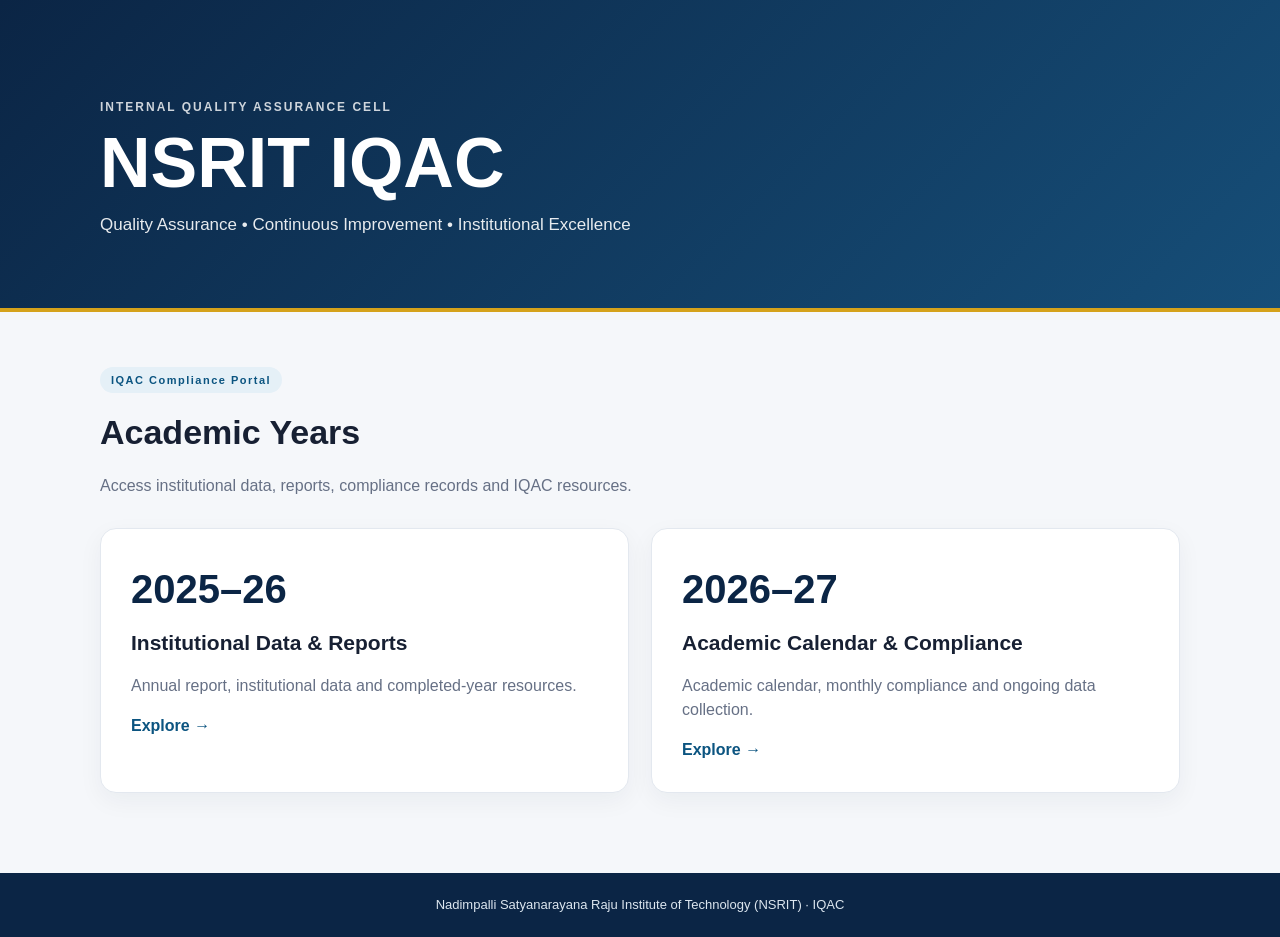
<file: index.html>
<!DOCTYPE html>
<html lang="en">
<head>
    <meta charset="UTF-8">
    <meta name="viewport" content="width=device-width, initial-scale=1">
    <title>NSRIT | IQAC</title>

    <link rel="stylesheet" href="style.css">
</head>

<body>

    <header>
        <div class="wrap">
            <p>INTERNAL QUALITY ASSURANCE CELL</p>

            <h1>NSRIT IQAC</h1>

            <span>
                Quality Assurance • Continuous Improvement • Institutional Excellence
            </span>
        </div>
    </header>

    <main class="wrap">

        <section>
            <b>IQAC Compliance Portal</b>

            <h2>Academic Years</h2>

            <p>
                Access institutional data, reports, compliance records
                and IQAC resources.
            </p>
        </section>

        <div class="grid">

            <a href="2025-26.html">
                <strong>2025–26</strong>

                <h3>Institutional Data &amp; Reports</h3>

                <p>
                    Annual report, institutional data and
                    completed-year resources.
                </p>

                <em>Explore →</em>
            </a>

            <a href="2026-27.html">
                <strong>2026–27</strong>

                <h3>Academic Calendar &amp; Compliance</h3>

                <p>
                    Academic calendar, monthly compliance and
                    ongoing data collection.
                </p>

                <em>Explore →</em>
            </a>

        </div>

    </main>

    <footer>
        Nadimpalli Satyanarayana Raju Institute of Technology (NSRIT) · IQAC
    </footer>

</body>
</html>
</file>
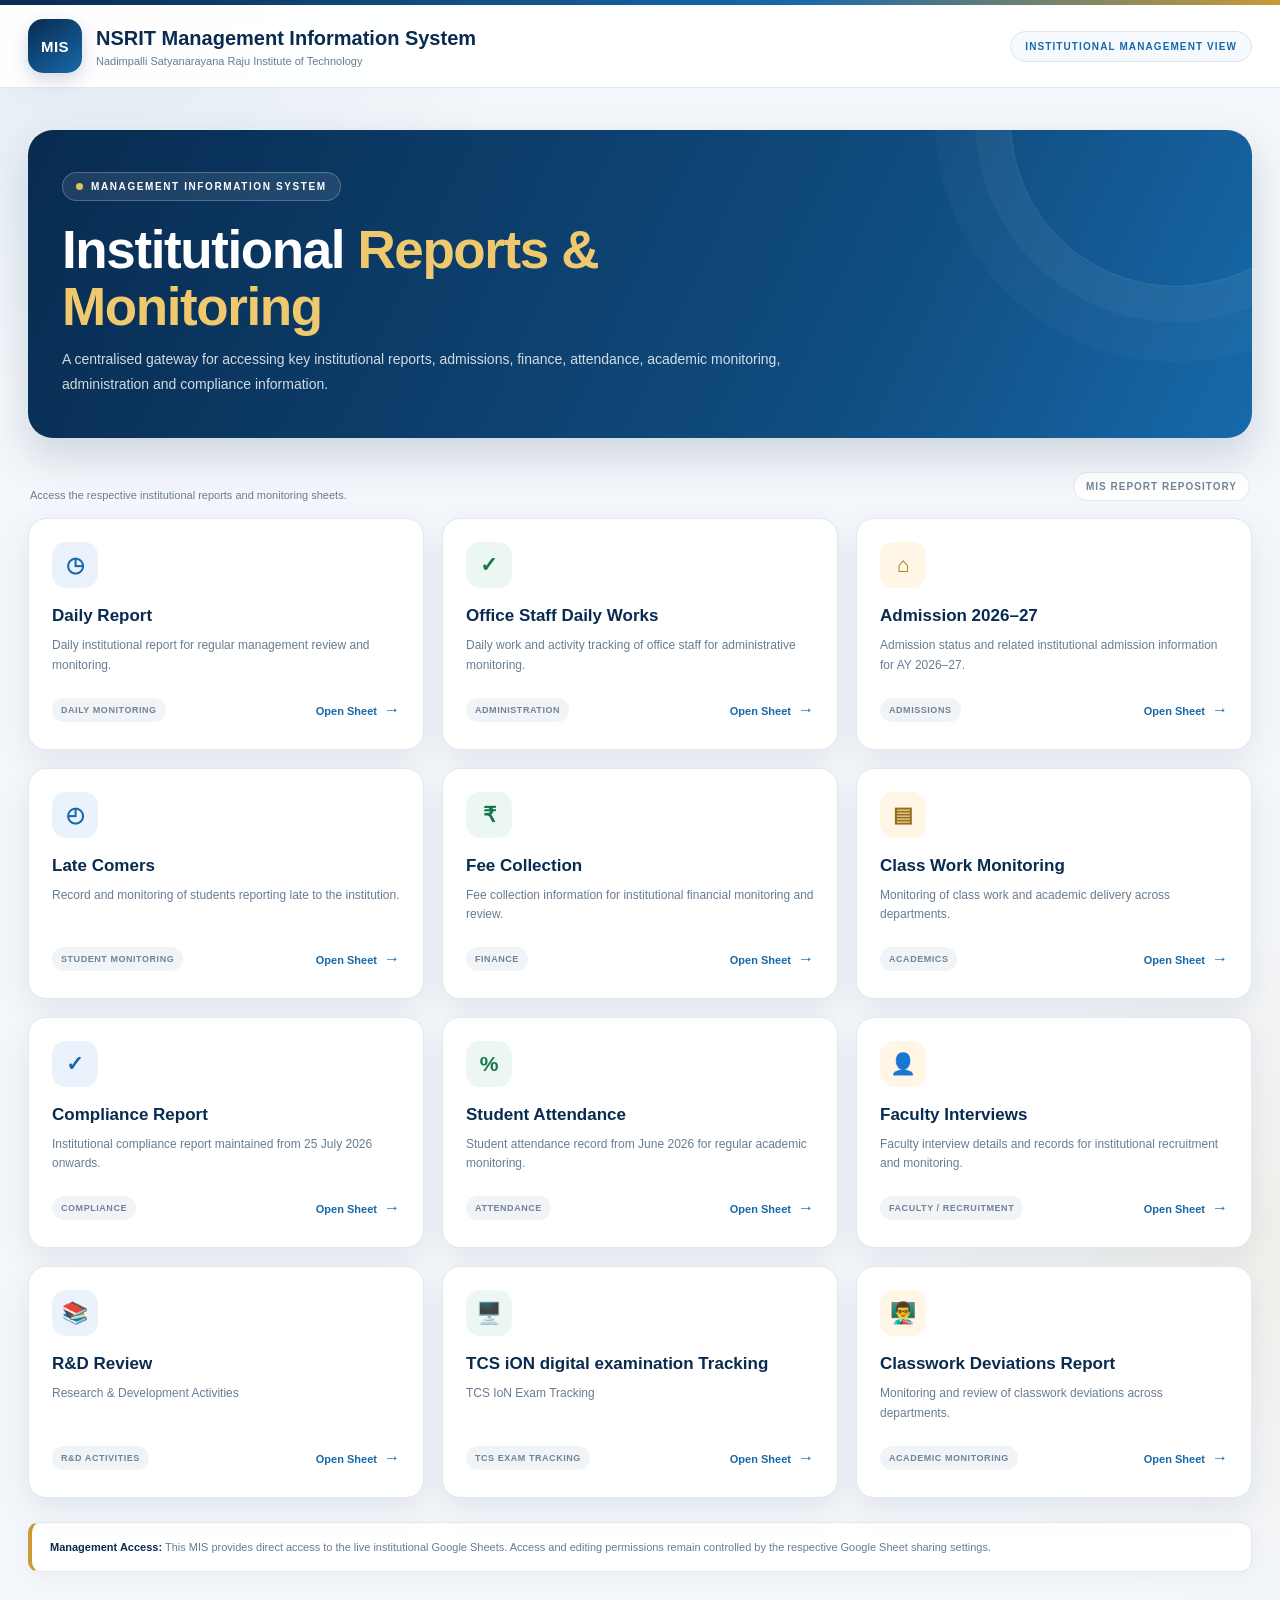
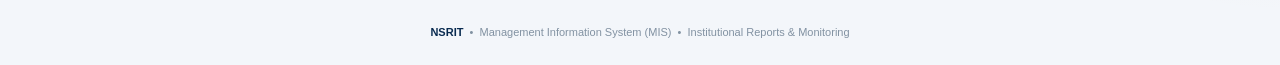
<file: principal/index.html>
<!DOCTYPE html>
<html lang="en">
<head>
<meta charset="UTF-8">
<meta name="viewport" content="width=device-width, initial-scale=1.0">
<meta name="theme-color" content="#092b50">
<title>NSRIT | Management Information System (MIS)</title>
<style>
:root{
  --navy:#092b50;--navy2:#123e69;--blue:#1769aa;--gold:#c99a35;
  --ink:#18324d;--muted:#687d91;--bg:#f3f6fa;--line:#e1e8f0;
  --white:#fff;--shadow:0 12px 32px rgba(9,43,80,.07);
}
*{box-sizing:border-box}
html{scroll-behavior:smooth}
body{
  margin:0;font-family:"Segoe UI",Arial,sans-serif;color:var(--ink);
  background:
    radial-gradient(circle at 8% 0%,rgba(23,105,170,.08),transparent 25rem),
    radial-gradient(circle at 100% 75%,rgba(201,154,53,.08),transparent 23rem),
    var(--bg);
}
.topline{height:5px;background:linear-gradient(90deg,var(--navy),var(--blue) 62%,var(--gold))}
header{
  position:sticky;top:0;z-index:20;background:rgba(255,255,255,.94);
  backdrop-filter:blur(12px);border-bottom:1px solid var(--line);
}
.header-inner{
  max-width:1320px;margin:auto;padding:14px 28px;display:flex;
  justify-content:space-between;align-items:center;gap:20px;
}
.brand{display:flex;align-items:center;gap:14px;min-width:0}
.logo{
  width:54px;height:54px;flex:0 0 54px;border-radius:15px;
  background:linear-gradient(145deg,var(--navy),var(--blue));color:#fff;
  display:grid;place-items:center;font-size:15px;font-weight:900;
  letter-spacing:.4px;box-shadow:0 7px 18px rgba(9,43,80,.18);
}
.brand h1{font-size:20px;line-height:1.2;color:var(--navy);margin:0;font-weight:800}
.brand p{font-size:11px;color:var(--muted);margin:5px 0 0}
.header-tag{
  border:1px solid #d9e5f0;background:#f6faff;color:var(--blue);
  padding:9px 14px;border-radius:30px;font-size:10px;font-weight:800;
  letter-spacing:1.1px;white-space:nowrap;
}
main{max-width:1320px;margin:auto;padding:42px 28px 54px}
.hero{
  position:relative;overflow:hidden;border-radius:25px;padding:42px 34px;
  background:linear-gradient(115deg,#082b50 0%,#104d80 68%,#1769aa 100%);
  color:#fff;box-shadow:0 18px 40px rgba(9,43,80,.16);margin-bottom:34px;
}
.hero:after{
  content:"";position:absolute;width:330px;height:330px;border-radius:50%;
  border:1px solid rgba(255,255,255,.13);right:-90px;top:-175px;
  box-shadow:0 0 0 35px rgba(255,255,255,.035),0 0 0 75px rgba(255,255,255,.025);
}
.hero-content{position:relative;z-index:1;max-width:800px}
.kicker{
  display:inline-flex;align-items:center;gap:8px;padding:8px 13px;
  border:1px solid rgba(255,255,255,.23);background:rgba(255,255,255,.09);
  border-radius:30px;font-size:10px;font-weight:800;letter-spacing:1.6px;
}
.kicker-dot{width:7px;height:7px;border-radius:50%;background:#e7bd61}
.hero h2{font-size:clamp(34px,5vw,53px);line-height:1.08;letter-spacing:-1.4px;margin:20px 0 12px}
.hero h2 span{color:#f0c96e}
.hero p{max-width:720px;color:rgba(255,255,255,.82);font-size:14px;line-height:1.75;margin:0}
.section-head{
  display:flex;justify-content:space-between;align-items:end;gap:18px;
  margin:0 2px 17px;
}
.section-head h2{font-size:19px;color:var(--navy);margin:0}
.section-head p{font-size:11px;color:var(--muted);margin:5px 0 0}
.section-label{
  font-size:10px;font-weight:800;letter-spacing:1px;text-transform:uppercase;
  color:#72869a;background:#fff;border:1px solid var(--line);
  border-radius:20px;padding:8px 12px;white-space:nowrap;
}
.grid{display:grid;grid-template-columns:repeat(3,minmax(0,1fr));gap:18px}
.card{
  position:relative;overflow:hidden;display:flex;flex-direction:column;
  min-height:225px;padding:23px;background:var(--white);
  border:1px solid var(--line);border-radius:18px;box-shadow:var(--shadow);
  transition:transform .22s ease,box-shadow .22s ease,border-color .22s ease;
}
.card:before{
  content:"";position:absolute;left:0;top:0;width:100%;height:3px;
  background:linear-gradient(90deg,var(--blue),#77a9d4);opacity:0;transition:opacity .22s;
}
.card:hover{transform:translateY(-4px);box-shadow:0 18px 38px rgba(9,43,80,.12);border-color:#c8d8e8}
.card:hover:before{opacity:1}
.icon{
  width:46px;height:46px;border-radius:14px;background:#eaf3fb;color:var(--blue);
  display:grid;place-items:center;font-size:21px;font-weight:700;margin-bottom:17px;
}
.card:nth-child(3n + 2) .icon{background:#edf7f1;color:#167451}
.card:nth-child(3n) .icon{background:#fff6e5;color:#9a6d14}
.card h3{margin:0;color:var(--navy);font-size:17px;line-height:1.35}
.card p{color:var(--muted);font-size:12px;line-height:1.6;margin:8px 0 0}
.bottom{
  margin-top:auto;padding-top:19px;display:flex;justify-content:space-between;
  align-items:center;gap:10px
}
.bottom span{
  font-size:9px;font-weight:800;letter-spacing:.55px;text-transform:uppercase;
  color:#718397;background:#f1f4f7;padding:7px 9px;border-radius:20px
}
.bottom a{
  color:var(--blue);font-size:11px;font-weight:800;text-decoration:none;
  white-space:nowrap;padding:7px 0
}
.bottom a:hover{text-decoration:underline}
.bottom b{font-size:16px;margin-left:4px}
.note{
  margin-top:24px;background:#fff;border:1px solid var(--line);
  border-left:4px solid var(--gold);padding:15px 18px;border-radius:11px;
  color:var(--muted);font-size:11px;line-height:1.65;box-shadow:0 5px 18px rgba(9,43,80,.035)
}
.note strong{color:var(--navy)}
footer{text-align:center;color:#8292a2;font-size:11px;padding:0 20px 27px}
footer strong{color:var(--navy)}
@media(max-width:980px){.grid{grid-template-columns:repeat(2,minmax(0,1fr))}}
@media(max-width:650px){
  .header-inner{padding:12px 16px}.header-tag{display:none}
  .logo{width:47px;height:47px;flex-basis:47px}
  .brand h1{font-size:16px}.brand p{font-size:10px}
  main{padding:25px 15px 38px}.hero{padding:31px 23px;border-radius:19px}
  .hero h2{font-size:37px}.hero p{font-size:13px}
  .grid{grid-template-columns:1fr;gap:14px}
  .section-head{display:block}.section-label{display:inline-block;margin-top:10px}
}
</style>
</head>
<body>
<div class="topline"></div>
<header>
  <div class="header-inner">
    <div class="brand">
      <div class="logo">MIS</div>
      <div>
        <h1>NSRIT Management Information System</h1>
        <p>Nadimpalli Satyanarayana Raju Institute of Technology</p>
      </div>
    </div>
    <div class="header-tag">INSTITUTIONAL MANAGEMENT VIEW</div>
  </div>
</header>

<main>
  <section class="hero">
    <div class="hero-content">
      <div class="kicker"><span class="kicker-dot"></span> MANAGEMENT INFORMATION SYSTEM</div>
      <h2>Institutional <span>Reports &amp; Monitoring</span></h2>
      <p>A centralised gateway for accessing key institutional reports, admissions, finance, attendance, academic monitoring, administration and compliance information.</p>
    </div>
  </section>

  <div class="section-head">
    <div>
        <p>Access the respective institutional reports and monitoring sheets.</p>
    </div>
    <div class="section-label">MIS Report Repository</div>
  </div>

  <section class="grid">
    <!-- DAILY REPORT -->
    <article class="card">
      <div class="icon">◷</div>
      <h3>Daily Report</h3>
      <p>Daily institutional report for regular management review and monitoring.</p>
      <div class="bottom">
        <span>Daily Monitoring</span>
        <a href="https://docs.google.com/spreadsheets/d/1hysVPvgcgHMFEgbvJTgI9OTONYzofVG_ngAxwd9G_eo/edit?usp=drivesdk" target="_blank" rel="noopener">Open Sheet <b>→</b></a>
      </div>
    </article>

    <!-- OFFICE STAFF -->
    <article class="card">
      <div class="icon">✓</div>
      <h3>Office Staff Daily Works</h3>
      <p>Daily work and activity tracking of office staff for administrative monitoring.</p>
      <div class="bottom">
        <span>Administration</span>
        <a href="https://docs.google.com/spreadsheets/d/1hI9vvniABvU9dYvG0xEqa46_Srna6k0dbnzyzJHA6u8/edit?usp=drivesdk" target="_blank" rel="noopener">Open Sheet <b>→</b></a>
      </div>
    </article>

    <!-- ADMISSION -->
    <article class="card">
      <div class="icon">⌂</div>
      <h3>Admission 2026–27</h3>
      <p>Admission status and related institutional admission information for AY 2026–27.</p>
      <div class="bottom">
        <span>Admissions</span>
        <a href="https://docs.google.com/spreadsheets/d/14sssJp4VxLHk477npMmcAMH7I8DKVJE_xBb9J9hfq54/edit?usp=sharing_eil&amp;ts=6a438046" target="_blank" rel="noopener">Open Sheet <b>→</b></a>
      </div>
    </article>

    <!-- LATE COMERS -->
    <article class="card">
      <div class="icon">◴</div>
      <h3>Late Comers</h3>
      <p>Record and monitoring of students reporting late to the institution.</p>
      <div class="bottom">
        <span>Student Monitoring</span>
        <a href="https://docs.google.com/spreadsheets/d/1dSHVKAfCXMZjbISIEUWJockvFDra_y__h-XftM9Wm9Y/edit?usp=sharing_eil&amp;ts=6a438046" target="_blank" rel="noopener">Open Sheet <b>→</b></a>
      </div>
    </article>

    <!-- FEE COLLECTION -->
    <article class="card">
      <div class="icon">₹</div>
      <h3>Fee Collection</h3>
      <p>Fee collection information for institutional financial monitoring and review.</p>
      <div class="bottom">
        <span>Finance</span>
        <a href="https://docs.google.com/spreadsheets/d/1pJKF_vjdLo98sIhMykra-J0yvVQ53Qlrgyf94KALUxc/edit?usp=sharing_eil&amp;ts=6a4490f5" target="_blank" rel="noopener">Open Sheet <b>→</b></a>
      </div>
    </article>

    <!-- CLASS WORK -->
    <article class="card">
      <div class="icon">▤</div>
      <h3>Class Work Monitoring</h3>
      <p>Monitoring of class work and academic delivery across departments.</p>
      <div class="bottom">
        <span>Academics</span>
        <a href="https://docs.google.com/spreadsheets/d/1PYgFIhh7124BuMCIJixBt6ZH7RRo9TApDRE_Ky6kJFo/edit?usp=sharing_eip&amp;ts=6a9bf29b" target="_blank" rel="noopener">Open Sheet <b>→</b></a>
      </div>
    </article>

    <!-- COMPLIANCE -->
    <article class="card">
      <div class="icon">✓</div>
      <h3>Compliance Report</h3>
      <p>Institutional compliance report maintained from 25 July 2026 onwards.</p>
      <div class="bottom">
        <span>Compliance</span>
        <a href="https://docs.google.com/spreadsheets/d/1qAift9Msw17x65jx3rB2Ah7uNRNmMydVo2HNyy_tAWU/edit?usp=sharing_eip&amp;ts=6aaa160d" target="_blank" rel="noopener">Open Sheet <b>→</b></a>
      </div>
    </article>

    <!-- STUDENT ATTENDANCE -->
    <article class="card">
      <div class="icon">%</div>
      <h3>Student Attendance</h3>
      <p>Student attendance record from June 2026 for regular academic monitoring.</p>
      <div class="bottom">
        <span>Attendance</span>
        <a href="https://docs.google.com/spreadsheets/d/1Qn6E22NeM6c78U82xip3oUsq93jkP0uzLYScJSJUWlQ/edit?usp=sharing_eip&amp;ts=6aaa57c2" target="_blank" rel="noopener">Open Sheet <b>→</b></a>
      </div>
    </article>

    <!-- FACULTY INTERVIEWS -->
    <article class="card">
      <div class="icon">👤</div>
      <h3>Faculty Interviews</h3>
      <p>Faculty interview details and records for institutional recruitment and monitoring.</p>
      <div class="bottom">
        <span>Faculty / Recruitment</span>
        <a href="https://docs.google.com/spreadsheets/d/1r6cVKXXl0UH228y2E2kxcTWc9d5wIURtJkUi7H9aT8Y/edit?usp=sharing" target="_blank" rel="noopener">Open Sheet <b>→</b></a>
      </div>
    </article>

    <!-- RESEARCH AND DEVELOPMENT -->
    <article class="card">
      <div class="icon">📚</div>
      <h3>R&amp;D Review</h3>
      <p>Research &amp; Development Activities</p>
      <div class="bottom">
        <span>R&amp;D Activities</span>
        <a href="https://docs.google.com/spreadsheets/d/1uwkLV5-5FkZ-TjNlQTzlykreWkb0EvJI/edit?usp=drive_link&amp;ouid=112289801348648627436&amp;rtpof=true&amp;sd=true" target="_blank" rel="noopener">Open Sheet <b>→</b></a>
      </div>
    </article>

    <!-- TCS ION EXAM TRACKING -->
    <article class="card">
      <div class="icon">🖥️</div>
      <h3>TCS iON digital examination Tracking</h3>
      <p>TCS IoN Exam Tracking</p>
      <div class="bottom">
        <span>TCS Exam Tracking</span>
        <a href="https://docs.google.com/spreadsheets/d/1b2A6cbBb8u1GBHn8u1kF2xzPwM-KUrqVRRliCkagVwM/edit?usp=drivesdk" target="_blank" rel="noopener">Open Sheet <b>→</b></a>
      </div>
    </article>

    <!-- CLASSWORK DEVIATIONS -->
    <article class="card">
      <div class="icon">👨‍🏫</div>
      <h3>Classwork Deviations Report</h3>
      <p>Monitoring and review of classwork deviations across departments.</p>
      <div class="bottom">
        <span>Academic Monitoring</span>
        <a href="https://docs.google.com/spreadsheets/d/1h4Ajx-QJiQ33v9dBJVJVEP-uSn7RRSlohO2NJGJwkx4/edit?usp=sharing" target="_blank" rel="noopener">Open Sheet <b>→</b></a>
      </div>
    </article>
  </section>

  <div class="note">
    <strong>Management Access:</strong>
    This MIS provides direct access to the live institutional Google Sheets. Access and editing permissions remain controlled by the respective Google Sheet sharing settings.
  </div>
</main>

<footer>
  <strong>NSRIT</strong> &nbsp;•&nbsp; Management Information System (MIS) &nbsp;•&nbsp; Institutional Reports &amp; Monitoring
</footer>
</body>
</html>
</file>
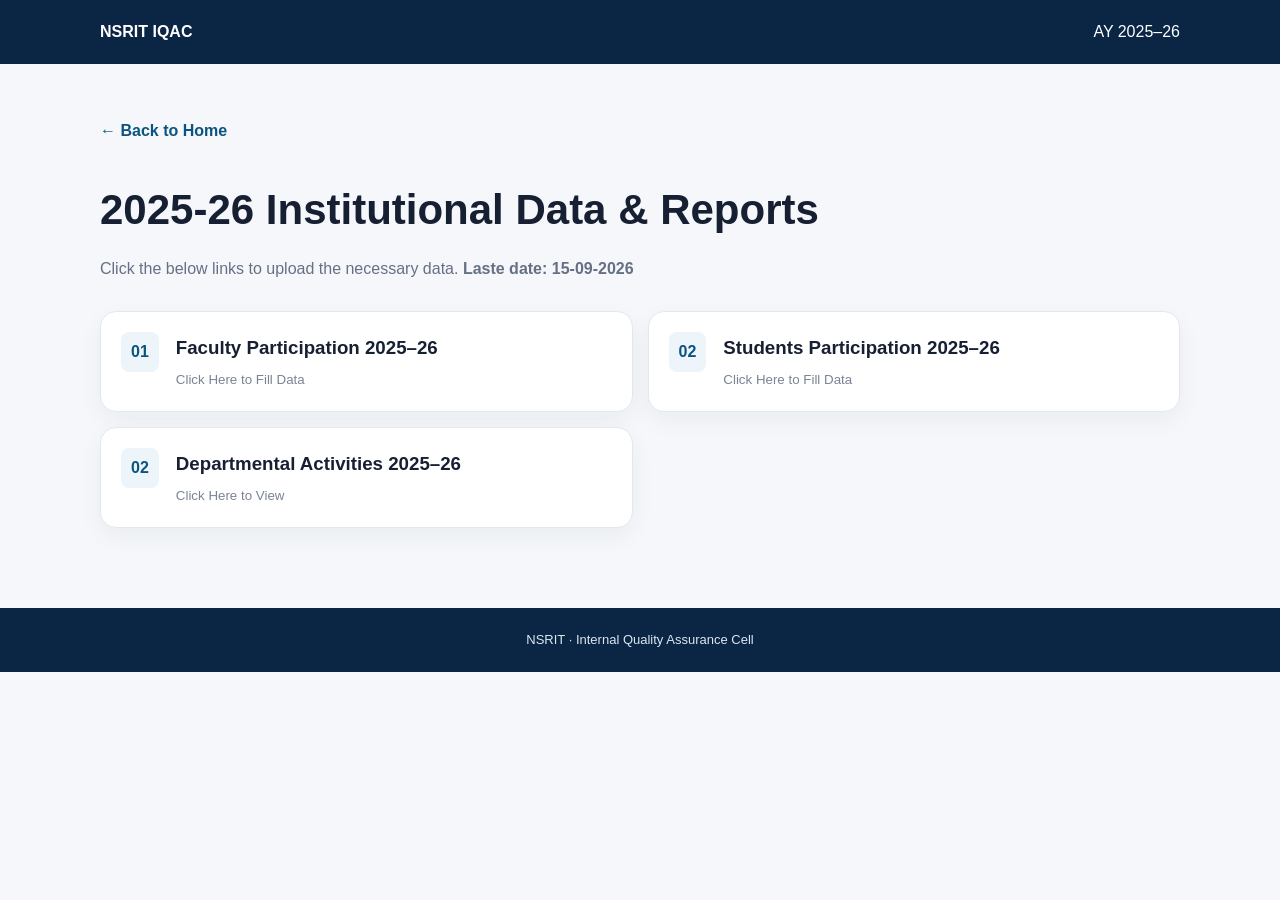
<file: 2025-26.html>
<!DOCTYPE html>
<html lang="en">

<head>
    <meta charset="UTF-8">
    <meta name="viewport" content="width=device-width, initial-scale=1">
    <title>2025–26 | NSRIT IQAC</title>
    <link rel="stylesheet" href="style.css">
</head>

<body>

    <nav>
        <div class="wrap">
            <a href="index.html">NSRIT IQAC</a>
            <span>AY 2025–26</span>
        </div>
    </nav>

    <main class="wrap page">

        <a href="index.html">← Back to Home</a>

        <h1>2025-26 Institutional Data &amp; Reports</h1>

        <p>
            Click the below links to upload the necessary data. <b>Laste date: 15-09-2026</b>
        </p>

        <div class="links">

            <a href="https://docs.google.com/spreadsheets/d/1gpe4ozanepppE8YCDFmyQpBFiCVPSDrG0Wab3_1TPDc/edit?usp=sharing" target="_blank">
                <b>01</b>
                <div>
                    <h3>Faculty Participation 2025–26</h3>
                    <small>Click Here to Fill Data</small>
					
                </div>
            </a>

            <a href="https://docs.google.com/spreadsheets/d/1B422dAH6ruAW8x_Gx7lVFtJni-6go7XQ9fZLrpVzXF0/edit?usp=sharing" target="_blank">
                <b>02</b>
                <div>
                    <h3>Students Participation 2025–26</h3>
                    <small>Click Here to Fill Data</small>
                </div>
            </a>

            <a href="https://docs.google.com/spreadsheets/d/14fzlkbycLYiJ2IHzAONt4YVXQSbgtsybFyEdo0I6aQU/edit?usp=sharing" target="_blank">
                <b>02</b>
                <div>
                    <h3>Departmental Activities 2025–26</h3>
                    <small>Click Here to View</small>
                </div>
            </a>

        </div>

    </main>

    <footer>
        NSRIT · Internal Quality Assurance Cell
    </footer>

</body>

</html>
</file>
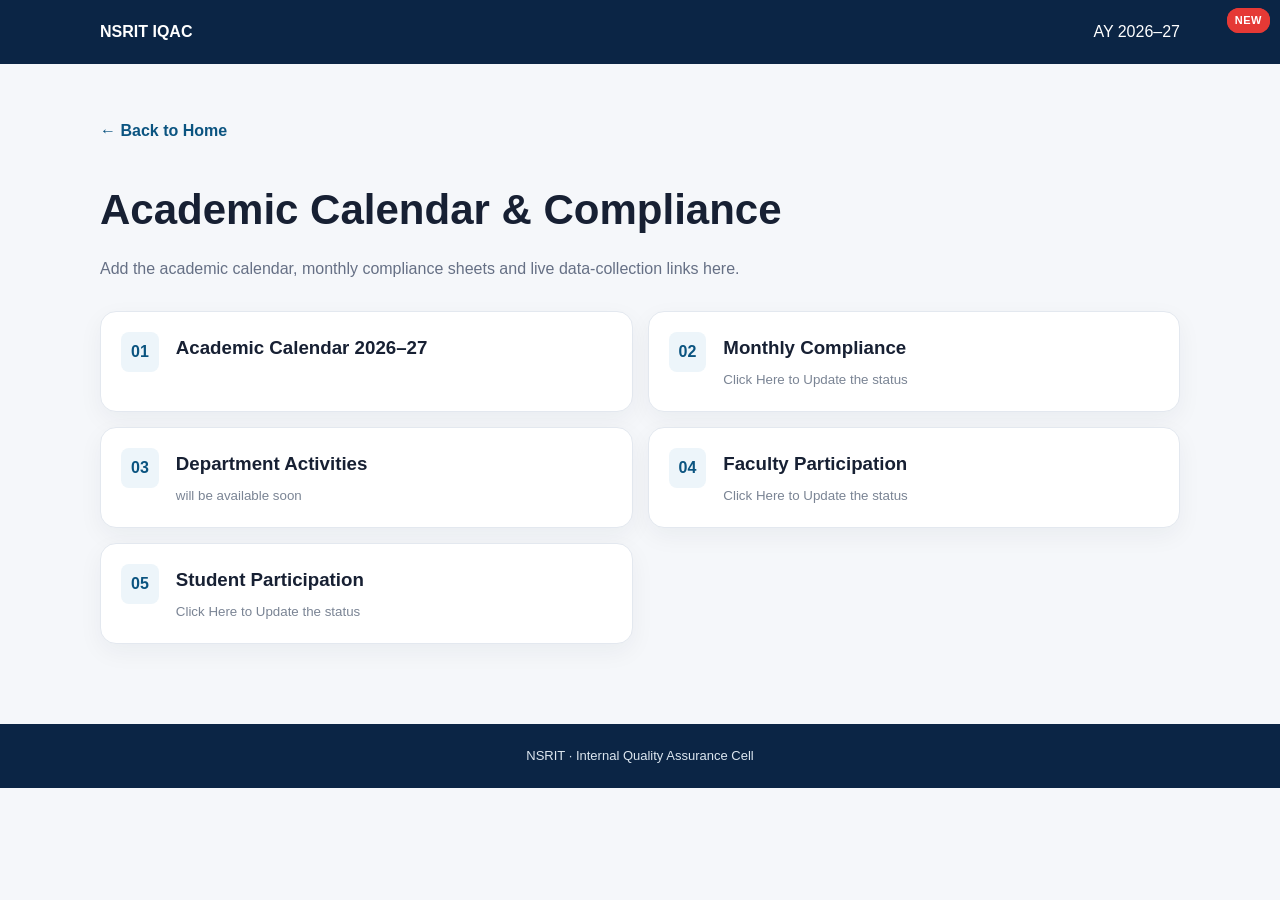
<file: 2026-27.html>
<!DOCTYPE html>
<html lang="en">

<head>
    <meta charset="UTF-8">
    <meta name="viewport" content="width=device-width, initial-scale=1">
    <title>2026–27 | NSRIT IQAC</title>
    <link rel="stylesheet" href="style.css">
</head>

<body>

    <nav>
        <div class="wrap">
            <a href="index.html">NSRIT IQAC</a>
            <span>AY 2026–27</span>
        </div>
    </nav>

    <main class="wrap page">

        <a href="index.html">← Back to Home</a>

        <h1>Academic Calendar &amp; Compliance</h1>

        <p>
            Add the academic calendar, monthly compliance sheets and live
            data-collection links here.
        </p>

        <div class="links">

            <a href="https://drive.google.com/file/d/1vlEakg2OjZNFmG--N-a0xr_sdTcnQAvk/view?usp=sharing" target="_blank">
                <b>01</b>
                <div>
                    <h3>Academic Calendar 2026–27</h3>
                    
                </div>
            </a>

            <a href="https://docs.google.com/spreadsheets/d/1CY7_fwzQFvqoWMKWtQ6ZjwAyVPZ4YI-sghNDaqlKUFg/edit?usp=sharing" target="_blank">
                <b>02</b>
                <div>
                    <h3>Monthly Compliance</h3>
                    <small>Click Here to Update the status</small>
                </div>
            </a>

            <a href="#">
                <b>03</b>
                <div>
                    <h3>Department Activities</h3>
                    <small>will be available soon</small>
                </div>
            </a>

            <a href="https://docs.google.com/spreadsheets/d/1lqxjUhDuMaVSC_juJlXtVvR2uWPDmkOm/edit?usp=sharing&ouid=102114915820413354301&rtpof=true&sd=true" target="_blank">
                <span class="new-badge">NEW</span>
                <b>04</b>
                <div>
                    <h3>Faculty Participation</h3>
                    <small>Click Here to Update the status</small>
                </div>
            </a>

            <a href="https://docs.google.com/spreadsheets/d/1hAIgusnUVH_jgesCzdG3JIV9o4xCb4yV/edit?usp=sharing&ouid=102114915820413354301&rtpof=true&sd=true" target="_blank">
               <span class="new-badge">NEW</span>
                <b>05</b>
                <div>
                    <h3>Student Participation</h3>
                    <small>Click Here to Update the status</small>
                </div>
            </a>

        </div>

    </main>

    <footer>
        NSRIT · Internal Quality Assurance Cell
    </footer>

</body>

</html>
</file>
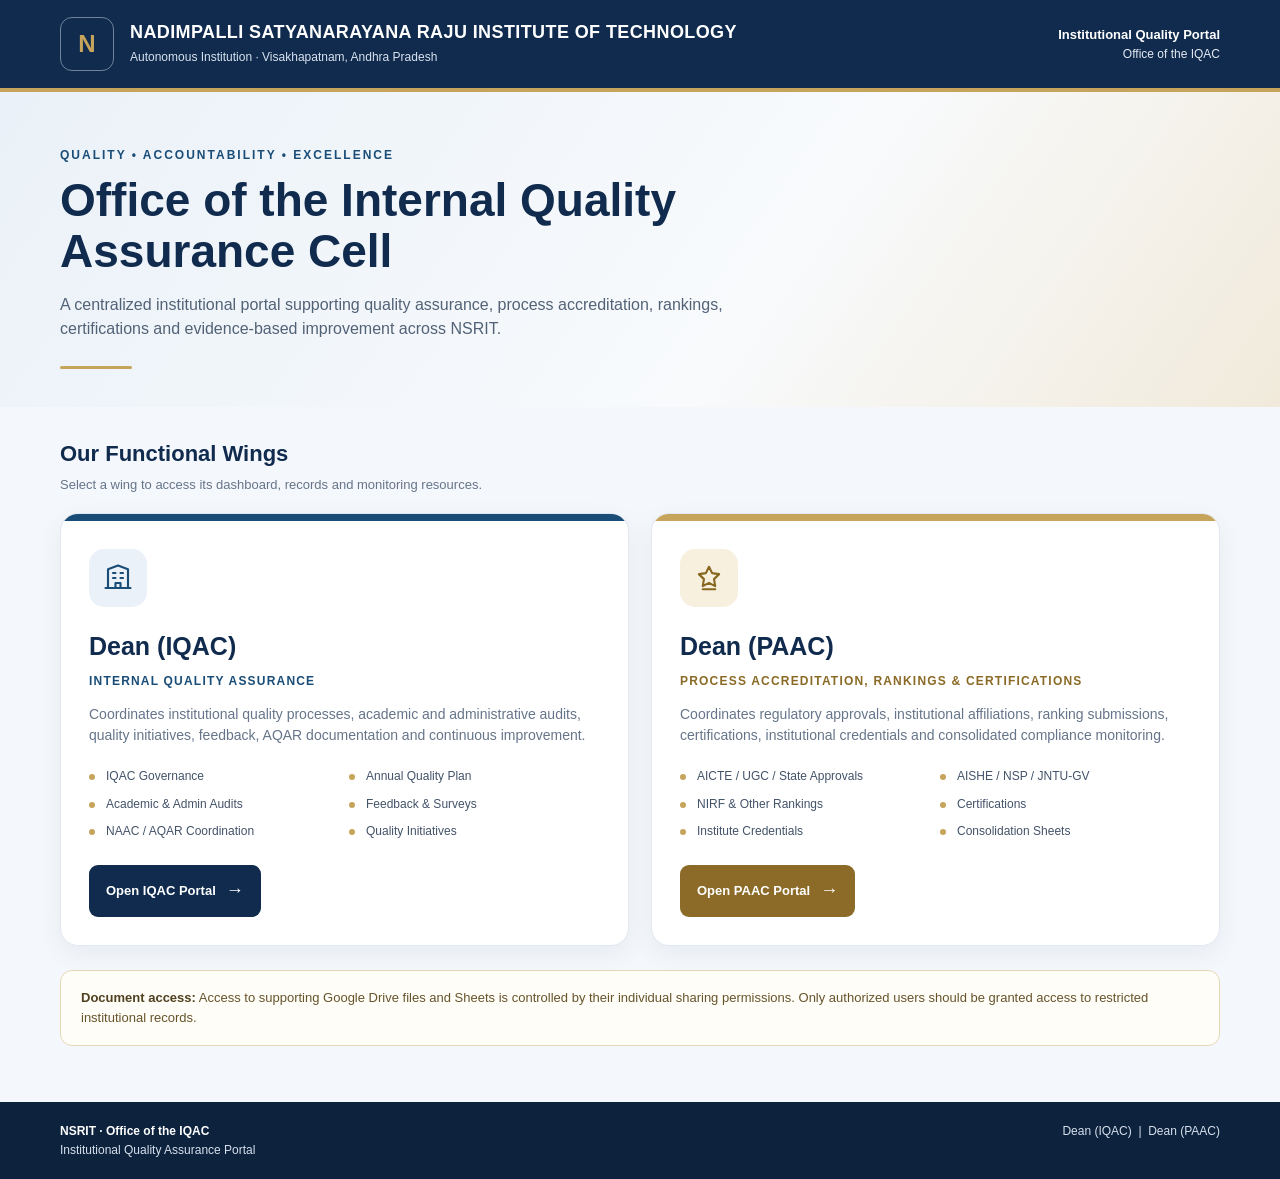
<file: iqac.html>
<!DOCTYPE html>
<html lang="en"><head><meta charset="UTF-8"><meta name="viewport" content="width=device-width, initial-scale=1.0"><meta name="description" content="NSRIT Office of the IQAC portal"><title>Office of the IQAC | NSRIT</title>
<style>
:root{--navy:#102b4e;--blue:#194d78;--gold:#c6a45b;--ink:#1b2b3d;--muted:#66758a;--line:#e1e8f0;--paper:#f4f7fb;--white:#fff}*{box-sizing:border-box}body{margin:0;background:var(--paper);font-family:Arial,Helvetica,sans-serif;color:var(--ink);line-height:1.55}a{color:inherit;text-decoration:none}.wrap{width:min(1160px,92%);margin:auto}.topbar{background:var(--navy);color:#fff;border-bottom:4px solid var(--gold)}.topbar-inner{display:flex;align-items:center;gap:16px;padding:17px 0}.brand-mark{width:54px;height:54px;border:1px solid #71839a;border-radius:12px;display:grid;place-items:center;color:var(--gold);font-size:24px;font-weight:800;flex:none}.brand h1{font-size:18px;line-height:1.25;margin:0;letter-spacing:.4px}.brand p{font-size:12px;color:#d9e3ef;margin:5px 0 0}.top-label{margin-left:auto;text-align:right;font-size:12px;color:#e4eaf2}.top-label strong{display:block;font-size:13px;color:#fff}.hero{padding:54px 0 38px;background:linear-gradient(125deg,#eaf1f8,#f8fafc 60%,#f1eadb)}.eyebrow{color:var(--blue);font-size:12px;font-weight:800;letter-spacing:2px;text-transform:uppercase}.hero h2{font-size:clamp(30px,4vw,46px);line-height:1.12;color:var(--navy);max-width:780px;margin:10px 0 15px}.hero p{max-width:720px;color:#526276;font-size:16px;margin:0}.hero-rule{height:3px;width:72px;background:var(--gold);margin-top:24px;border-radius:3px}main{padding:30px 0 56px}.section-head{display:flex;align-items:end;justify-content:space-between;gap:20px;margin-bottom:18px}.section-head h3{margin:0;color:var(--navy);font-size:22px}.section-head p{margin:4px 0 0;color:var(--muted);font-size:13px}.portals{display:grid;grid-template-columns:repeat(2,minmax(0,1fr));gap:22px}.portal-card{background:var(--white);border:1px solid var(--line);border-radius:18px;overflow:hidden;box-shadow:0 8px 26px #14304e0f;display:flex;flex-direction:column;min-height:365px}.card-top{height:7px;background:var(--blue)}.paac .card-top{background:var(--gold)}.card-body{padding:28px;display:flex;flex-direction:column;align-items:flex-start;flex:1}.iconbox{width:58px;height:58px;display:grid;place-items:center;border-radius:15px;background:#eaf1f8;color:var(--blue);margin-bottom:20px}.paac .iconbox{background:#f7f0df;color:#886820}.iconbox svg{width:30px;height:30px}.portal-card h4{font-size:25px;color:var(--navy);margin:0 0 6px}.subtitle{font-size:12px;text-transform:uppercase;letter-spacing:1.2px;font-weight:800;color:var(--blue);margin-bottom:13px}.paac .subtitle{color:#8a6a25}.card-body>p{color:var(--muted);margin:0 0 20px;font-size:14px}.feature-list{list-style:none;padding:0;margin:0 0 24px;display:grid;grid-template-columns:1fr 1fr;gap:9px;width:100%}.feature-list li{font-size:12px;color:#435369;padding-left:17px;position:relative}.feature-list li:before{content:"";position:absolute;left:0;top:7px;width:6px;height:6px;background:var(--gold);border-radius:50%}.portal-link{margin-top:auto;display:inline-flex;align-items:center;gap:10px;background:var(--navy);color:#fff;padding:12px 17px;border-radius:9px;font-size:13px;font-weight:700;transition:.2s}.paac .portal-link{background:#8b6b27}.portal-link:hover{transform:translateY(-2px);box-shadow:0 7px 18px #102b4e20}.portal-link span{font-size:18px}.note{margin-top:24px;padding:17px 20px;border:1px solid #e4d8b8;background:#fffdf7;border-radius:12px;color:#66542b;font-size:13px}.note strong{color:#4f401f}.footer{background:#0d223d;color:#d6e0ec;padding:20px 0;font-size:12px}.footer-inner{display:flex;justify-content:space-between;gap:20px;flex-wrap:wrap}.footer strong{color:#fff}@media(max-width:720px){.top-label{display:none}.hero{padding:38px 0 30px}.portals{grid-template-columns:1fr}.portal-card{min-height:0}.card-body{padding:23px}.section-head{display:block}.feature-list{grid-template-columns:1fr 1fr}}@media(max-width:420px){.feature-list{grid-template-columns:1fr}.brand h1{font-size:16px}}
</style></head><body>
<header class="topbar"><div class="wrap topbar-inner"><div class="brand-mark" aria-hidden="true">N</div><div class="brand"><h1>NADIMPALLI SATYANARAYANA RAJU INSTITUTE OF TECHNOLOGY</h1><p>Autonomous Institution · Visakhapatnam, Andhra Pradesh</p></div><div class="top-label"><strong>Institutional Quality Portal</strong>Office of the IQAC</div></div></header>
<section class="hero"><div class="wrap"><div class="eyebrow">Quality • Accountability • Excellence</div><h2>Office of the Internal Quality Assurance Cell</h2><p>A centralized institutional portal supporting quality assurance, process accreditation, rankings, certifications and evidence-based improvement across NSRIT.</p><div class="hero-rule"></div></div></section>
<main class="wrap"><div class="section-head"><div><h3>Our Functional Wings</h3><p>Select a wing to access its dashboard, records and monitoring resources.</p></div></div>
<section class="portals" aria-label="IQAC and PAAC portals">
<article class="portal-card"><div class="card-top"></div><div class="card-body"><div class="iconbox" aria-hidden="true"><svg viewBox="0 0 24 24" fill="none" stroke="currentColor" stroke-width="1.7" stroke-linecap="round" stroke-linejoin="round"><path d="M4 20V5l8-3 8 3v15"/><path d="M2 20h20M8 8h2m4 0h2M8 12h2m4 0h2M10 20v-4h4v4"/></svg></div><h4>Dean (IQAC)</h4><div class="subtitle">Internal Quality Assurance</div><p>Coordinates institutional quality processes, academic and administrative audits, quality initiatives, feedback, AQAR documentation and continuous improvement.</p><ul class="feature-list"><li>IQAC Governance</li><li>Annual Quality Plan</li><li>Academic &amp; Admin Audits</li><li>Feedback &amp; Surveys</li><li>NAAC / AQAR Coordination</li><li>Quality Initiatives</li></ul><a class="portal-link" href="index.html">Open IQAC Portal <span aria-hidden="true">→</span></a></div></article>
<article class="portal-card paac"><div class="card-top"></div><div class="card-body"><div class="iconbox" aria-hidden="true"><svg viewBox="0 0 24 24" fill="none" stroke="currentColor" stroke-width="1.7" stroke-linecap="round" stroke-linejoin="round"><path d="M12 3l2.5 5.1 5.6.8-4.1 4 .97 5.6L12 15.9l-5 2.6.96-5.6-4.06-4 5.6-.8L12 3z"/><path d="M7 21h10"/></svg></div><h4>Dean (PAAC)</h4><div class="subtitle">Process Accreditation, Rankings &amp; Certifications</div><p>Coordinates regulatory approvals, institutional affiliations, ranking submissions, certifications, institutional credentials and consolidated compliance monitoring.</p><ul class="feature-list"><li>AICTE / UGC / State Approvals</li><li>AISHE / NSP / JNTU-GV</li><li>NIRF &amp; Other Rankings</li><li>Certifications</li><li>Institute Credentials</li><li>Consolidation Sheets</li></ul><a class="portal-link" href="paac.html">Open PAAC Portal <span aria-hidden="true">→</span></a></div></article></section>
<div class="note"><strong>Document access:</strong> Access to supporting Google Drive files and Sheets is controlled by their individual sharing permissions. Only authorized users should be granted access to restricted institutional records.</div></main>
<footer class="footer"><div class="wrap footer-inner"><div><strong>NSRIT · Office of the IQAC</strong><br>Institutional Quality Assurance Portal</div><div>Dean (IQAC) &nbsp;|&nbsp; Dean (PAAC)</div></div></footer></body></html>
</file>
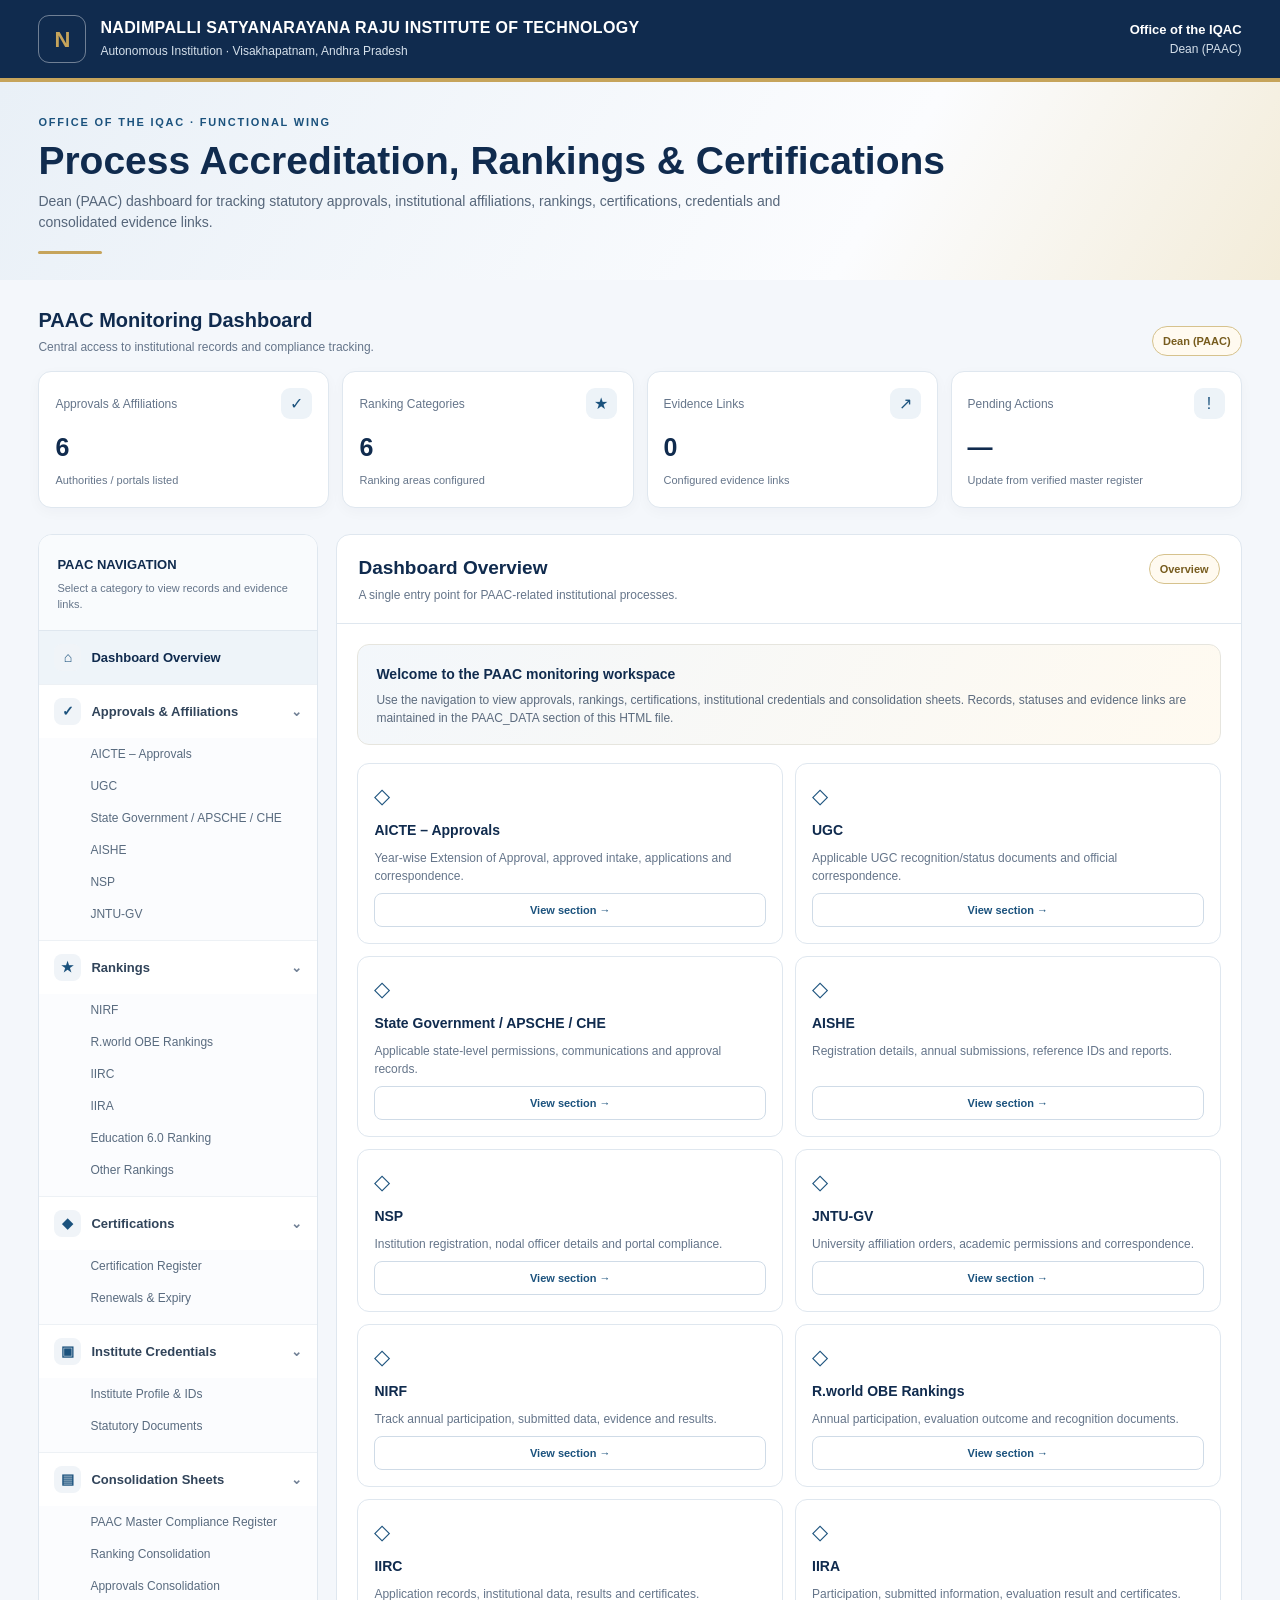
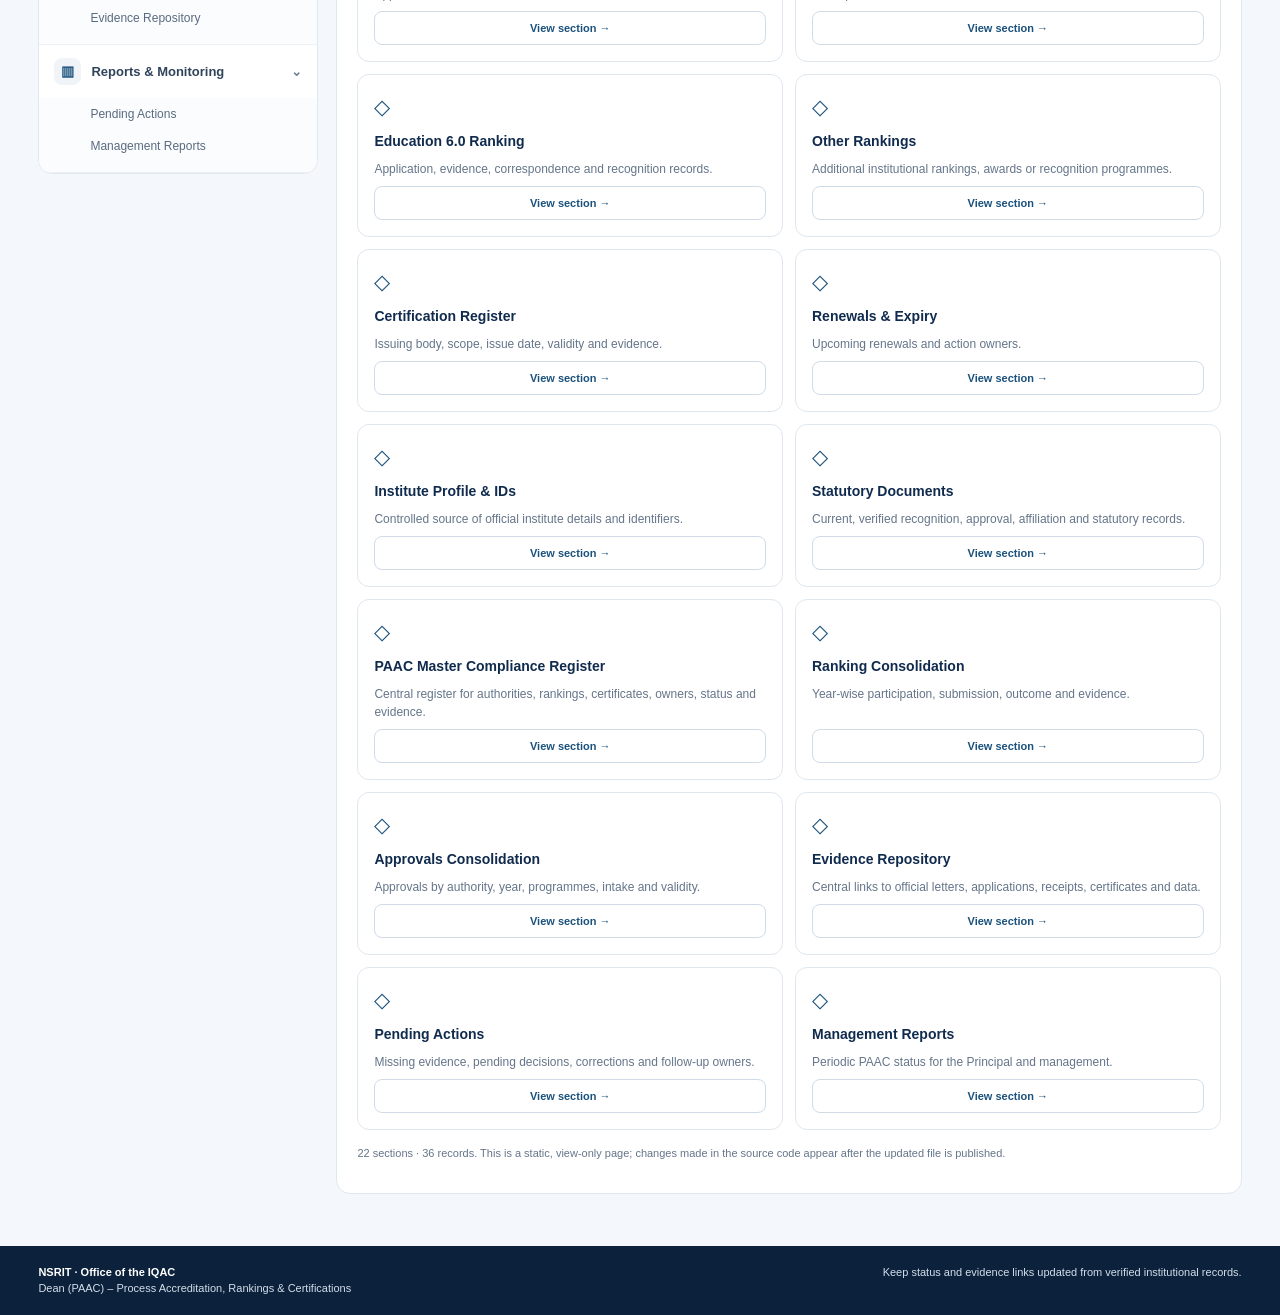
<file: paac.html>
<!DOCTYPE html>
<html lang="en">
 <head>
  <meta charset="utf-8"/>
  <meta content="width=device-width, initial-scale=1.0" name="viewport"/>
  <meta content="NSRIT Office of the IQAC - Dean PAAC dashboard for approvals, rankings, certifications and institutional credentials." name="description"/>
  <title>
   Dean (PAAC) | Office of the IQAC | NSRIT
  </title>
  <style>
   :root {
    --navy:#102b4e;
    --blue:#1b527d;
    --gold:#c6a45b;
    --ink:#1d2d40;
    --muted:#65758a;
    --line:#dfe7ef;
    --bg:#f4f7fb;
    --white:#fff;
    --green:#267451;
    --amber:#95691b;
    --red:#a53c3c
}
* {
    box-sizing:border-box
}
body {
    margin:0;
    background:var(--bg);
    font-family:Arial,Helvetica,sans-serif;
    color:var(--ink);
    line-height:1.5
}
a {
    color:inherit;
    text-decoration:none
}
button,input,select {
    font:inherit
}
.wrap {
    width:min(1240px,94%);
    margin:auto
}
.top {
    background:var(--navy);
    color:white;
    border-bottom:4px solid var(--gold)
}
.topinner {
    display:flex;
    align-items:center;
    gap:14px;
    padding:15px 0
}
.monogram {
    height:48px;
    width:48px;
    border:1px solid #ffffff66;
    border-radius:11px;
    display:grid;
    place-items:center;
    color:var(--gold);
    font-size:22px;
    font-weight:800;
    flex:none
}
.brand h1 {
    font-size:16px;
    line-height:1.3;
    margin:0;
    letter-spacing:.35px
}
.brand p {
    font-size:12px;
    color:#d5e0eb;
    margin:4px 0 0
}
.office {
    margin-left:auto;
    text-align:right;
    font-size:12px;
    color:#d5e0eb
}
.office strong {
    display:block;
    color:white;
    font-size:13px
}
.hero {
    background:linear-gradient(120deg,#e9f0f7,#fbfcfe 68%,#f3ecd9);
    padding:32px 0 26px
}
.eyebrow {
    font-size:11px;
    font-weight:800;
    text-transform:uppercase;
    letter-spacing:1.8px;
    color:var(--blue)
}
.hero h2 {
    margin:8px 0 8px;
    font-size:clamp(27px,3.5vw,39px);
    line-height:1.15;
    color:var(--navy)
}
.hero p {
    max-width:820px;
    margin:0;
    color:#56667a;
    font-size:14px
}
.goldline {
    height:3px;
    width:64px;
    background:var(--gold);
    margin-top:18px;
    border-radius:3px
}
main {
    padding:25px 0 52px
}
.section-title {
    display:flex;
    justify-content:space-between;
    align-items:end;
    gap:16px;
    margin-bottom:15px
}
.section-title h3 {
    font-size:20px;
    color:var(--navy);
    margin:0
}
.section-title p {
    margin:3px 0 0;
    color:var(--muted);
    font-size:12px
}
.tag {
    border:1px solid #d6c28d;
    background:#fffaf0;
    color:#775c1e;
    border-radius:100px;
    padding:6px 10px;
    font-size:11px;
    font-weight:700;
    white-space:nowrap
}
.metrics {
    display:grid;
    grid-template-columns:repeat(4,minmax(0,1fr));
    gap:13px;
    margin-bottom:26px
}
.metric {
    background:white;
    border:1px solid var(--line);
    border-radius:13px;
    padding:16px;
    box-shadow:0 4px 14px #102b4e08
}
.metrichead {
    display:flex;
    justify-content:space-between;
    align-items:center;
    color:var(--muted);
    font-size:12px
}
.metricicon {
    height:31px;
    width:31px;
    border-radius:9px;
    background:#edf3f8;
    color:var(--blue);
    display:grid;
    place-items:center;
    font-size:16px
}
.metric strong {
    display:block;
    color:var(--navy);
    font-size:25px;
    margin-top:10px
}
.metric small {
    color:var(--muted);
    font-size:11px
}
.controls {
    display:flex;
    gap:10px;
    flex-wrap:wrap;
    margin-bottom:16px
}
.search {
    flex:1;
    min-width:210px;
    border:1px solid var(--line);
    border-radius:9px;
    padding:11px 13px;
    background:white;
    color:var(--ink)
}
.select {
    border:1px solid var(--line);
    border-radius:9px;
    padding:10px 12px;
    background:white;
    color:var(--ink)
}
.layout {
    display:grid;
    grid-template-columns:280px minmax(0,1fr);
    gap:18px;
    align-items:start
}
.sidebar,.contentpanel {
    background:white;
    border:1px solid var(--line);
    border-radius:14px;
    overflow:hidden
}
.sidehead {
    padding:17px 18px;
    background:#f9fbfd;
    border-bottom:1px solid var(--line)
}
.sidehead strong {
    color:var(--navy);
    font-size:13px
}
.sidehead p {
    margin:4px 0 0;
    color:var(--muted);
    font-size:11px
}
.navgroup {
    border-bottom:1px solid #edf1f5
}
.navbtn {
    width:100%;
    border:0;
    background:white;
    text-align:left;
    padding:13px 15px;
    display:flex;
    gap:10px;
    align-items:center;
    cursor:pointer;
    color:#31445a;
    font-size:13px;
    font-weight:700
}
.navbtn:hover,.navbtn.active {
    background:#eef4f9;
    color:var(--navy)
}
.navicon {
    width:27px;
    height:27px;
    display:grid;
    place-items:center;
    border-radius:8px;
    background:#f0f4f8;
    color:var(--blue);
    font-size:14px;
    flex:none
}
.chev {
    margin-left:auto;
    color:#718095
}
.submenu {
    display:none;
    padding:0 12px 10px 51px;
    background:#fbfcfe
}
.navgroup.open .submenu {
    display:block
}
.subitem {
    display:block;
    padding:7px 0;
    color:#596b7f;
    font-size:12px;
    cursor:pointer
}
.subitem:hover,.subitem.selected {
    color:var(--blue);
    font-weight:700
}
.contenthead {
    padding:19px 21px;
    border-bottom:1px solid var(--line);
    display:flex;
    justify-content:space-between;
    gap:14px;
    align-items:start
}
.contenthead h3 {
    font-size:19px;
    color:var(--navy);
    margin:0
}
.contenthead p {
    font-size:12px;
    color:var(--muted);
    margin:4px 0 0
}
.panelbody {
    padding:20px
}
.welcome {
    background:linear-gradient(120deg,#f3f7fb,#fffaf0);
    border:1px solid #e6e5de;
    border-radius:12px;
    padding:17px 18px;
    margin-bottom:18px
}
.welcome strong {
    color:var(--navy);
    font-size:14px
}
.welcome p {
    font-size:12px;
    color:#5c6b7e;
    margin:5px 0 0
}
.tiles {
    display:grid;
    grid-template-columns:repeat(2,minmax(0,1fr));
    gap:12px
}
.tile {
    border:1px solid var(--line);
    border-radius:12px;
    padding:16px;
    display:flex;
    flex-direction:column;
    gap:8px;
    min-height:158px
}
.tile .tileicon {
    font-size:21px;
    color:var(--blue)
}
.tile h4 {
    margin:0;
    font-size:14px;
    color:var(--navy)
}
.tile p {
    margin:0;
    color:var(--muted);
    font-size:12px;
    flex:1
}
.tile button,.action {
    border:1px solid #cfdbe7;
    border-radius:8px;
    padding:8px 10px;
    background:#fff;
    color:var(--blue);
    font-size:11px;
    font-weight:700;
    cursor:pointer;
    text-align:center
}
.tile button:hover,.action:hover {
    background:#edf4fa
}
.tablewrap {
    overflow-x:auto;
    border:1px solid var(--line);
    border-radius:10px;
    margin-top:14px
}
table {
    border-collapse:collapse;
    width:100%;
    min-width:720px;
    font-size:12px
}
th {
    background:#f1f5f9;
    color:#34475e;
    text-align:left;
    padding:11px 12px;
    font-size:11px
}
td {
    padding:11px 12px;
    border-top:1px solid #e9eef3;
    vertical-align:top
}
td input,td select {
    max-width:150px;
    width:100%;
    padding:7px;
    border:1px solid #d8e1ea;
    border-radius:6px;
    font-size:11px;
    background:white
}
.viewdoc {
    display:inline-block;
    border:1px solid #cfdbe7;
    border-radius:7px;
    padding:6px 9px;
    color:var(--blue);
    font-size:11px;
    font-weight:700
}
.status {
    display:inline-block;
    border-radius:100px;
    padding:4px 8px;
    font-size:10px;
    font-weight:700;
    background:#eef2f6;
    color:#58687b
}
.status.approved,.status.completed {
    background:#e8f5ee;
    color:var(--green)
}
.status.pending,.status.under-process {
    background:#fff3dc;
    color:var(--amber)
}
.status.action-required {
    background:#fceaea;
    color:var(--red)
}
.panel-actions {
    display:flex;
    gap:8px;
    flex-wrap:wrap;
    margin-top:16px
}
.primary {
    background:var(--navy);
    border-color:var(--navy);
    color:white
}
.primary:hover {
    background:#1a456f;
    color:white
}
.smallnote {
    margin-top:15px;
    font-size:11px;
    color:var(--muted)
}
footer {
    background:#0c213b;
    color:#d3deea;
    padding:18px 0;
    font-size:11px
}
footer .wrap {
    display:flex;
    justify-content:space-between;
    gap:15px;
    flex-wrap:wrap
}
footer strong {
    color:white
}
@media(max-width:900px) {
    .layout {
        grid-template-columns:1fr
    }
    .sidebar {
        display:grid;
        grid-template-columns:repeat(2,minmax(0,1fr))
    }
    .sidehead {
        grid-column:1/-1
    }
    .navgroup {
        border-right:1px solid #edf1f5
    }
    .metrics {
        grid-template-columns:repeat(2,minmax(0,1fr))
    }
}
@media(max-width:600px) {
    .office {
        display:none
    }
    .metrics {
        grid-template-columns:repeat(2,minmax(0,1fr))
    }
    .sidebar {
        display:block
    }
    .tiles {
        grid-template-columns:1fr
    }
    .contenthead {
        padding:16px
    }
    .panelbody {
        padding:14px
    }
    .hero {
        padding:27px 0
    }
    .tag {
        white-space:normal
    }
}
  
.detail-text { color: var(--muted); }
.status-complete { background:#e8f5ed; color:#216744; }
.status-pending { background:#fff4dc; color:#875f10; }
.subitem { cursor:pointer; }
</style>
 </head>
 <body>
  <header class="top">
   <div class="wrap topinner">
    <div class="monogram">
     N
    </div>
    <div class="brand">
     <h1>
      NADIMPALLI SATYANARAYANA RAJU INSTITUTE OF TECHNOLOGY
     </h1>
     <p>
      Autonomous Institution &middot; Visakhapatnam, Andhra Pradesh
     </p>
    </div>
    <div class="office">
     <strong>
      Office of the IQAC
     </strong>
     Dean (PAAC)
    </div>
   </div>
  </header>
  <section class="hero">
   <div class="wrap">
    <div class="eyebrow">
     Office of the IQAC &middot; Functional Wing
    </div>
    <h2>
     Process Accreditation, Rankings &amp; Certifications
    </h2>
    <p>
     Dean (PAAC) dashboard for tracking statutory approvals, institutional affiliations, rankings, certifications, credentials and consolidated evidence links.
    </p>
    <div class="goldline">
    </div>
   </div>
  </section>
  <main class="wrap">
   <div class="section-title">
    <div>
     <h3>
      PAAC Monitoring Dashboard
     </h3>
     <p>
      Central access to institutional records and compliance tracking.
     </p>
    </div>
    <span class="tag">
     Dean (PAAC)
    </span>
   </div>
   <section aria-label="PAAC summary" class="metrics">
    <div class="metric">
     <div class="metrichead">
      Approvals &amp; Affiliations
      <span class="metricicon">
       &checkmark;
      </span>
     </div>
     <strong id="countApprovals">
      6
     </strong>
     <small>
      Authorities / portals listed
     </small>
    </div>
    <div class="metric">
     <div class="metrichead">
      Ranking Categories
      <span class="metricicon">
       &starf;
      </span>
     </div>
     <strong id="countRankings">
      6
     </strong>
     <small>
      Ranking areas configured
     </small>
    </div>
    <div class="metric">
     <div class="metrichead">
      Evidence Links
      <span class="metricicon">
       &nearrow;
      </span>
     </div>
     <strong id="countLinks">
      0
     </strong>
     <small>
      Configured evidence links
     </small>
    </div>
    <div class="metric">
     <div class="metrichead">
      Pending Actions
      <span class="metricicon">
       !
      </span>
     </div>
     <strong id="countPending">
      &mdash;
     </strong>
     <small>
      Update from verified master register
     </small>
    </div>
   </section>
   <div class="layout">
    <aside class="sidebar">
      <div class="sidehead">
        <strong>PAAC NAVIGATION</strong>
        <p>Select a category to view records and evidence links.</p>
      </div>
      <div id="sidebarNav"></div>
    </aside>
    <section aria-live="polite" class="contentpanel">
     <div class="contenthead">
      <div>
       <h3 id="panelTitle">
        Dashboard Overview
       </h3>
       <p id="panelSubtitle">
        A single entry point for PAAC-related institutional processes.
       </p>
      </div>
      <span class="tag" id="panelTag">
       Overview
      </span>
     </div>
     <div class="panelbody" id="panelBody">
     </div>
    </section>
   </div>
  </main>
  <footer>
   <div class="wrap">
    <div>
     <strong>
      NSRIT &middot; Office of the IQAC
     </strong>
     <br/>
     Dean (PAAC) &ndash; Process Accreditation, Rankings &amp; Certifications
    </div>
    <div>
     Keep status and evidence links updated from verified institutional records.
    </div>
   </div>
  </footer>
  <script>
    /* ============================================================
       PAAC ADMIN EDIT AREA
       Make routine changes ONLY in PAAC_DATA below.
       - Add a section: add an object inside a group's sections array.
       - Remove a section: delete that section object.
       - Add a record: add an object inside a section's items array.
       - Update status / Drive link: edit status / driveUrl for that item.
       ============================================================ */
    const PAAC_DATA = [
      {
        id: "approvals",
        title: "Approvals & Affiliations",
        icon: "✓",
        sections: [
          {
            id: "aicte", title: "AICTE – Approvals",
            desc: "Year-wise Extension of Approval, approved intake, applications and correspondence.",
            items: [
              { title: "Extension of Approval (EOA)", details: "Approval order, approved programmes/intake and academic year", status: "To Be Updated", driveUrl: "" },
              { title: "AICTE Applications & Correspondence", details: "Applications, fee receipts, queries and replies", status: "To Be Updated", driveUrl: "" }
            ]
          },
          {
            id: "ugc", title: "UGC",
            desc: "Applicable UGC recognition/status documents and official correspondence.",
            items: [
              { title: "UGC Recognition / Status", details: "Applicable official order or status evidence", status: "To Be Updated", driveUrl: "" },
              { title: "UGC Correspondence", details: "Letters, submissions and responses", status: "To Be Updated", driveUrl: "" }
            ]
          },
          {
            id: "state", title: "State Government / APSCHE / CHE",
            desc: "Applicable state-level permissions, communications and approval records.",
            items: [
              { title: "State Government Orders", details: "Applicable approval or permission orders", status: "To Be Updated", driveUrl: "" },
              { title: "APSCHE / CHE Records", details: "Correspondence, approvals and supporting documents", status: "To Be Updated", driveUrl: "" }
            ]
          },
          {
            id: "aishe", title: "AISHE",
            desc: "Registration details, annual submissions, reference IDs and reports.",
            items: [
              { title: "AISHE Registration & ID", details: "Institution code and registration details", status: "To Be Updated", driveUrl: "" },
              { title: "Annual AISHE Submission", details: "Submitted data, confirmation and report", status: "To Be Updated", driveUrl: "" }
            ]
          },
          {
            id: "nsp", title: "NSP",
            desc: "Institution registration, nodal officer details and portal compliance.",
            items: [
              { title: "Institute Registration", details: "Registration status and institute profile", status: "To Be Updated", driveUrl: "" },
              { title: "Nodal Officer & Compliance", details: "Verification and portal correspondence", status: "To Be Updated", driveUrl: "" }
            ]
          },
          {
            id: "jntugv", title: "JNTU-GV",
            desc: "University affiliation orders, academic permissions and correspondence.",
            items: [
              { title: "Affiliation Orders", details: "Year-wise affiliation documents", status: "To Be Updated", driveUrl: "" },
              { title: "University Correspondence", details: "Permissions and official communications", status: "To Be Updated", driveUrl: "" }
            ]
          }
        ]
      },
      {
        id: "rankings", title: "Rankings", icon: "★",
        sections: [
          { id: "nirf", title: "NIRF", desc: "Track annual participation, submitted data, evidence and results.", items: [
            { title: "NIRF Application & Data", details: "Application and submitted data", status: "To Be Updated", driveUrl: "" },
            { title: "NIRF Result & Certificate", details: "Published result and certificate, if issued", status: "To Be Updated", driveUrl: "" }
          ]},
          { id: "rworld", title: "R.world OBE Rankings", desc: "Annual participation, evaluation outcome and recognition documents.", items: [
            { title: "Evidence", details: "OBE Ranking Certificate-Diamond+ Band - June 2026", status: "Completed", driveUrl: "https://www.nsrit.edu.in/uploads/1ccc0ae3-a67a-48b0-92b2-d48c4f76886a.pdf" },
            
          ]},
          { id: "iirc", title: "IIRC", desc: "Application records, institutional data, results and certificates.", items: [
            { title: "Application & Data", details: "Submission, evidence and payment", status: "To Be Updated", driveUrl: "" },
            { title: "Result & Certificate", details: "Result, recognition and certificate", status: "Completed", driveUrl: "" }
          ]},
          { id: "iira", title: "IIRA", desc: "Participation, submitted information, evaluation result and certificates.", items: [
            { title: "Application & Evidence", details: "Submitted data and supporting documents", status: "To Be Updated", driveUrl: "" },
            { title: "Result & Recognition", details: "Published result and certificate", status: "To Be Updated", driveUrl: "" }
          ]},
          { id: "education60", title: "Education 6.0 Ranking", desc: "Application, evidence, correspondence and recognition records.", items: [
            { title: "Submission & Evidence", details: "Application and supporting data", status: "To Be Updated", driveUrl: "" },
            { title: "Result & Recognition", details: "Outcome and certificate", status: "To Be Updated", driveUrl: "" }
          ]},
          { id: "other-rankings", title: "Other Rankings", desc: "Additional institutional rankings, awards or recognition programmes.", items: [
            { title: "Additional Ranking", details: "Application, result, certificate and evidence", status: "To Be Updated", driveUrl: "" }
          ]}
        ]
      },
      {
        id: "certifications", title: "Certifications", icon: "◆",
        sections: [
          { id: "cert-register", title: "Certification Register", desc: "Issuing body, scope, issue date, validity and evidence.", items: [
            { title: "Institutional Certification", details: "Certificate, scope, issuer, date and validity", status: "To Be Updated", driveUrl: "" },
            { title: "Quality / Management Certification", details: "Certificate, audit and renewal evidence", status: "To Be Updated", driveUrl: "" }
          ]},
          { id: "renewals", title: "Renewals & Expiry", desc: "Upcoming renewals and action owners.", items: [
            { title: "Renewal Calendar", details: "Expiry date, responsible person and action status", status: "To Be Updated", driveUrl: "" }
          ]}
        ]
      },
      {
        id: "credentials", title: "Institute Credentials", icon: "▣",
        sections: [
          { id: "institute-credentials", title: "Institute Profile & IDs", desc: "Controlled source of official institute details and identifiers.", items: [
            { title: "Institution Profile", details: "Official name, address and institutional details", status: "To Be Updated", driveUrl: "" },
            { title: "Institution IDs", details: "AISHE, AICTE, university and portal identifiers", status: "To Be Updated", driveUrl: "" }
          ]},
          { id: "statutory-docs", title: "Statutory Documents", desc: "Current, verified recognition, approval, affiliation and statutory records.", items: [
            { title: "Recognition & Approvals", details: "Current official documents", status: "To Be Updated", driveUrl: "" },
            { title: "Statutory Correspondence", details: "Letters, submissions and acknowledgements", status: "To Be Updated", driveUrl: "" }
          ]}
        ]
      },
      {
        id: "consolidation", title: "Consolidation Sheets", icon: "▤",
        sections: [
          { id: "master-register", title: "PAAC Master Compliance Register", desc: "Central register for authorities, rankings, certificates, owners, status and evidence.", items: [
            { title: "Master Compliance Register", details: "Consolidated approvals, rankings and certifications", status: "To Be Updated", driveUrl: "" }
          ]},
          { id: "ranking-register", title: "Ranking Consolidation", desc: "Year-wise participation, submission, outcome and evidence.", items: [
            { title: "Year-wise Ranking Register", details: "Application year, result, certificate and evidence", status: "To Be Updated", driveUrl: "" }
          ]},
          { id: "approval-register", title: "Approvals Consolidation", desc: "Approvals by authority, year, programmes, intake and validity.", items: [
            { title: "Authority-wise Approvals", details: "Status, approval date, validity and document link", status: "To Be Updated", driveUrl: "" }
          ]},
          { id: "evidence", title: "Evidence Repository", desc: "Central links to official letters, applications, receipts, certificates and data.", items: [
            { title: "Google Drive Evidence Index", details: "Folder links and document ownership", status: "To Be Updated", driveUrl: "" }
          ]}
        ]
      },
      {
        id: "reports", title: "Reports & Monitoring", icon: "▥",
        sections: [
          { id: "pending", title: "Pending Actions", desc: "Missing evidence, pending decisions, corrections and follow-up owners.", items: [
            { title: "Action Tracker", details: "Action, owner, due date, status and remarks", status: "To Be Updated", driveUrl: "" }
          ]},
          { id: "management-reports", title: "Management Reports", desc: "Periodic PAAC status for the Principal and management.", items: [
            { title: "Monthly PAAC Status", details: "Completed, pending, upcoming and risks", status: "To Be Updated", driveUrl: "" },
            { title: "Year-end Consolidation", details: "Final submissions, outcomes and improvement plan", status: "To Be Updated", driveUrl: "" }
          ]}
        ]
      }
    ];

    /* ============================================================
       DISPLAY ENGINE — routine updates should not require edits here.
       ============================================================ */
    const panelBody = document.getElementById("panelBody");
    const allSections = () => PAAC_DATA.flatMap(group => group.sections.map(section => ({ ...section, groupId: group.id, groupTitle: group.title })));
    const escapeHTML = value => String(value ?? "").replace(/[&<>"']/g, ch => ({ "&": "&amp;", "<": "&lt;", ">": "&gt;", '"': "&quot;", "'": "&#39;" }[ch]));
    const safeURL = value => /^https:\/\//i.test(String(value || "").trim()) ? String(value).trim() : "";

    function renderNavigation() {
      const nav = document.getElementById("sidebarNav");
      nav.innerHTML = `<div class="navgroup open"><button class="navbtn active" data-section="overview"><span class="navicon">⌂</span>Dashboard Overview</button></div>` +
        PAAC_DATA.map(group => `<div class="navgroup open">
          <button class="navbtn" data-toggle="${escapeHTML(group.id)}"><span class="navicon">${escapeHTML(group.icon || "•")}</span>${escapeHTML(group.title)}<span class="chev">⌄</span></button>
          <div class="submenu">${group.sections.map(section => `<a href="#${escapeHTML(section.id)}" class="subitem" data-section="${escapeHTML(section.id)}">${escapeHTML(section.title)}</a>`).join("")}</div>
        </div>`).join("");
      nav.querySelectorAll("[data-toggle]").forEach(button => button.addEventListener("click", () => button.parentElement.classList.toggle("open")));
      nav.querySelectorAll("[data-section]").forEach(element => element.addEventListener("click", event => {
        event.preventDefault();
        showSection(element.dataset.section);
      }));
    }

    function statusClass(status) {
      const value = String(status || "").toLowerCase();
      if (value.includes("complete") || value.includes("approved") || value.includes("submitted")) return "status status-complete";
      if (value.includes("pending") || value.includes("progress") || value.includes("update")) return "status status-pending";
      return "status";
    }

    function renderOverview() {
      const sections = allSections();
      const total = sections.reduce((sum, section) => sum + section.items.length, 0);
      return `<div class="welcome"><strong>Welcome to the PAAC monitoring workspace</strong><p>Use the navigation to view approvals, rankings, certifications, institutional credentials and consolidation sheets. Records, statuses and evidence links are maintained in the PAAC_DATA section of this HTML file.</p></div>
        <div class="tiles">${sections.map(section => `<article class="tile"><div class="tileicon">◇</div><h4>${escapeHTML(section.title)}</h4><p>${escapeHTML(section.desc)}</p><button onclick="showSection('${escapeHTML(section.id)}')">View section →</button></article>`).join("")}</div>
        <p class="smallnote">${sections.length} sections · ${total} records. This is a static, view-only page; changes made in the source code appear after the updated file is published.</p>`;
    }

    function renderSection(section) {
      const rows = section.items.map((item, index) => {
        const url = safeURL(item.driveUrl);
        const evidence = url
          ? `<a href="${escapeHTML(url)}" target="_blank" rel="noopener noreferrer">View Document ↗</a>`
          : `<span class="smallnote">Link not added</span>`;
        return `<tr><td>${index + 1}</td><td><strong>${escapeHTML(item.title)}</strong><br><span class="detail-text">${escapeHTML(item.details || "")}</span></td><td><span class="${statusClass(item.status)}">${escapeHTML(item.status || "To Be Updated")}</span></td><td>${evidence}</td></tr>`;
      }).join("");
      return `<div class="welcome"><strong>${escapeHTML(section.title)}</strong><p>${escapeHTML(section.desc)}</p></div>
        <div class="tablewrap"><table><thead><tr><th>#</th><th>Record / Information</th><th>Status</th><th>Evidence</th></tr></thead><tbody>${rows || `<tr><td colspan="4">No records have been added to this section.</td></tr>`}</tbody></table></div>
        <p class="smallnote">View-only page. Google Drive access is controlled separately by the permissions set on each linked file or folder.</p>`;
    }

    function showSection(sectionId) {
      const section = allSections().find(item => item.id === sectionId);
      document.getElementById("panelTitle").textContent = section ? section.title : "Dashboard Overview";
      document.getElementById("panelSubtitle").textContent = section ? `${section.groupTitle} · View institutional records and evidence` : "A single entry point for PAAC-related institutional processes.";
      document.getElementById("panelTag").textContent = section ? section.groupTitle : "Overview";
      panelBody.innerHTML = section ? renderSection(section) : renderOverview();
      document.querySelectorAll(".navbtn").forEach(button => button.classList.toggle("active", button.dataset.section === sectionId));
      document.querySelectorAll(".subitem").forEach(link => link.classList.toggle("selected", link.dataset.section === sectionId));
    }

    renderNavigation();
    showSection("overview");
  </script>
 </body>
</html>
</file>
<file: style.css>
/* =========================================================
   GLOBAL STYLES
   ========================================================= */

* {
    box-sizing: border-box;
}

body {
    margin: 0;
    font-family: "Segoe UI", Arial, sans-serif;
    background: #f5f7fa;
    color: #172033;
    line-height: 1.5;
}

a {
    color: inherit;
}


/* =========================================================
   COMMON WRAPPER
   ========================================================= */

.wrap {
    width: min(1080px, 92%);
    margin: auto;
}


/* =========================================================
   HEADER
   ========================================================= */

header {
    background: linear-gradient(135deg, #0b2545, #164e78);
    color: white;
    padding: 70px 0;
    border-bottom: 4px solid #d5a21b;
}

header small {
    font-weight: 800;
    letter-spacing: 4px;
}

header p {
    font-size: 12px;
    letter-spacing: 2px;
    opacity: 0.8;
    font-weight: 700;
    margin-top: 28px;
}

header h1 {
    font-size: clamp(42px, 7vw, 70px);
    margin: 8px 0 14px;
    line-height: 1;
}

header span {
    font-size: 17px;
    opacity: 0.9;
}


/* =========================================================
   MAIN CONTENT
   ========================================================= */

main {
    padding: 55px 0 80px;
}


/* =========================================================
   SECTION
   ========================================================= */

section b {
    font-size: 11px;
    letter-spacing: 1.5px;
    color: #0b5480;
    background: #e5f0f7;
    padding: 7px 11px;
    border-radius: 20px;
}

section h2 {
    font-size: 34px;
    margin: 16px 0 5px;
}

section p,
.page > p {
    color: #667085;
}


/* =========================================================
   MAIN GRID
   ========================================================= */

.grid {
    display: grid;
    grid-template-columns: 1fr 1fr;
    gap: 22px;
    margin-top: 30px;
}

.grid a,
.links a {
    background: white;
    border: 1px solid #e3e8ef;
    border-radius: 16px;
    padding: 30px;
    text-decoration: none;
    box-shadow: 0 8px 25px #1423370d;
    transition: 0.2s;
}

.grid a:hover,
.links a:hover {
    transform: translateY(-3px);
    box-shadow: 0 14px 30px #14233718;
}

.grid strong {
    font-size: 40px;
    color: #0b2545;
}

.grid h3 {
    font-size: 21px;
    margin: 8px 0;
}

.grid p {
    color: #667085;
}

.grid em {
    font-style: normal;
    color: #0b5480;
    font-weight: 700;
}


/* =========================================================
   NAVIGATION
   ========================================================= */

nav {
    background: #0b2545;
    color: white;
    padding: 20px 0;
}

nav .wrap {
    display: flex;
    justify-content: space-between;
}

nav a {
    text-decoration: none;
    font-weight: 800;
}


/* =========================================================
   PAGE
   ========================================================= */

.page > a {
    color: #0b5480;
    text-decoration: none;
    font-weight: 700;
}

.page h1 {
    font-size: 42px;
    margin: 35px 0 8px;
}


/* =========================================================
   LINKS GRID
   ========================================================= */

.links {
    display: grid;
    grid-template-columns: 1fr 1fr;
    gap: 15px;
    margin-top: 30px;
}

.links a {
    display: flex;
    gap: 17px;
    padding: 20px;
}

.links b {
    background: #edf5fa;
    color: #0b5480;
    padding: 8px 10px;
    border-radius: 8px;
    height: max-content;
}

.links h3 {
    margin: 2px 0 5px;
}

.links small {
    color: #7a8494;
}


/* =========================================================
   NEW BADGE
   ========================================================= */

.new-badge {
    position: absolute;
    top: 8px;
    right: 10px;

    background: #e53935;
    color: white;

    font-size: 11px;
    font-weight: bold;

    padding: 4px 8px;
    border-radius: 12px;

    letter-spacing: 0.5px;

    animation: blinkNew 1s infinite;
}


/* =========================================================
   NEW BADGE BLINK ANIMATION
   ========================================================= */

@keyframes blinkNew {

    0%,
    50% {
        opacity: 1;
    }

    51%,
    100% {
        opacity: 0;
    }
}


/* =========================================================
   FOOTER
   ========================================================= */

footer {
    background: #0b2545;
    color: #dce6ef;
    padding: 22px;
    text-align: center;
    font-size: 13px;
}


/* =========================================================
   RESPONSIVE DESIGN
   ========================================================= */

@media (max-width: 700px) {

    .grid,
    .links {
        grid-template-columns: 1fr;
    }

    header {
        padding: 52px 0;
    }

    .page h1 {
        font-size: 34px;
    }
}
</file>
